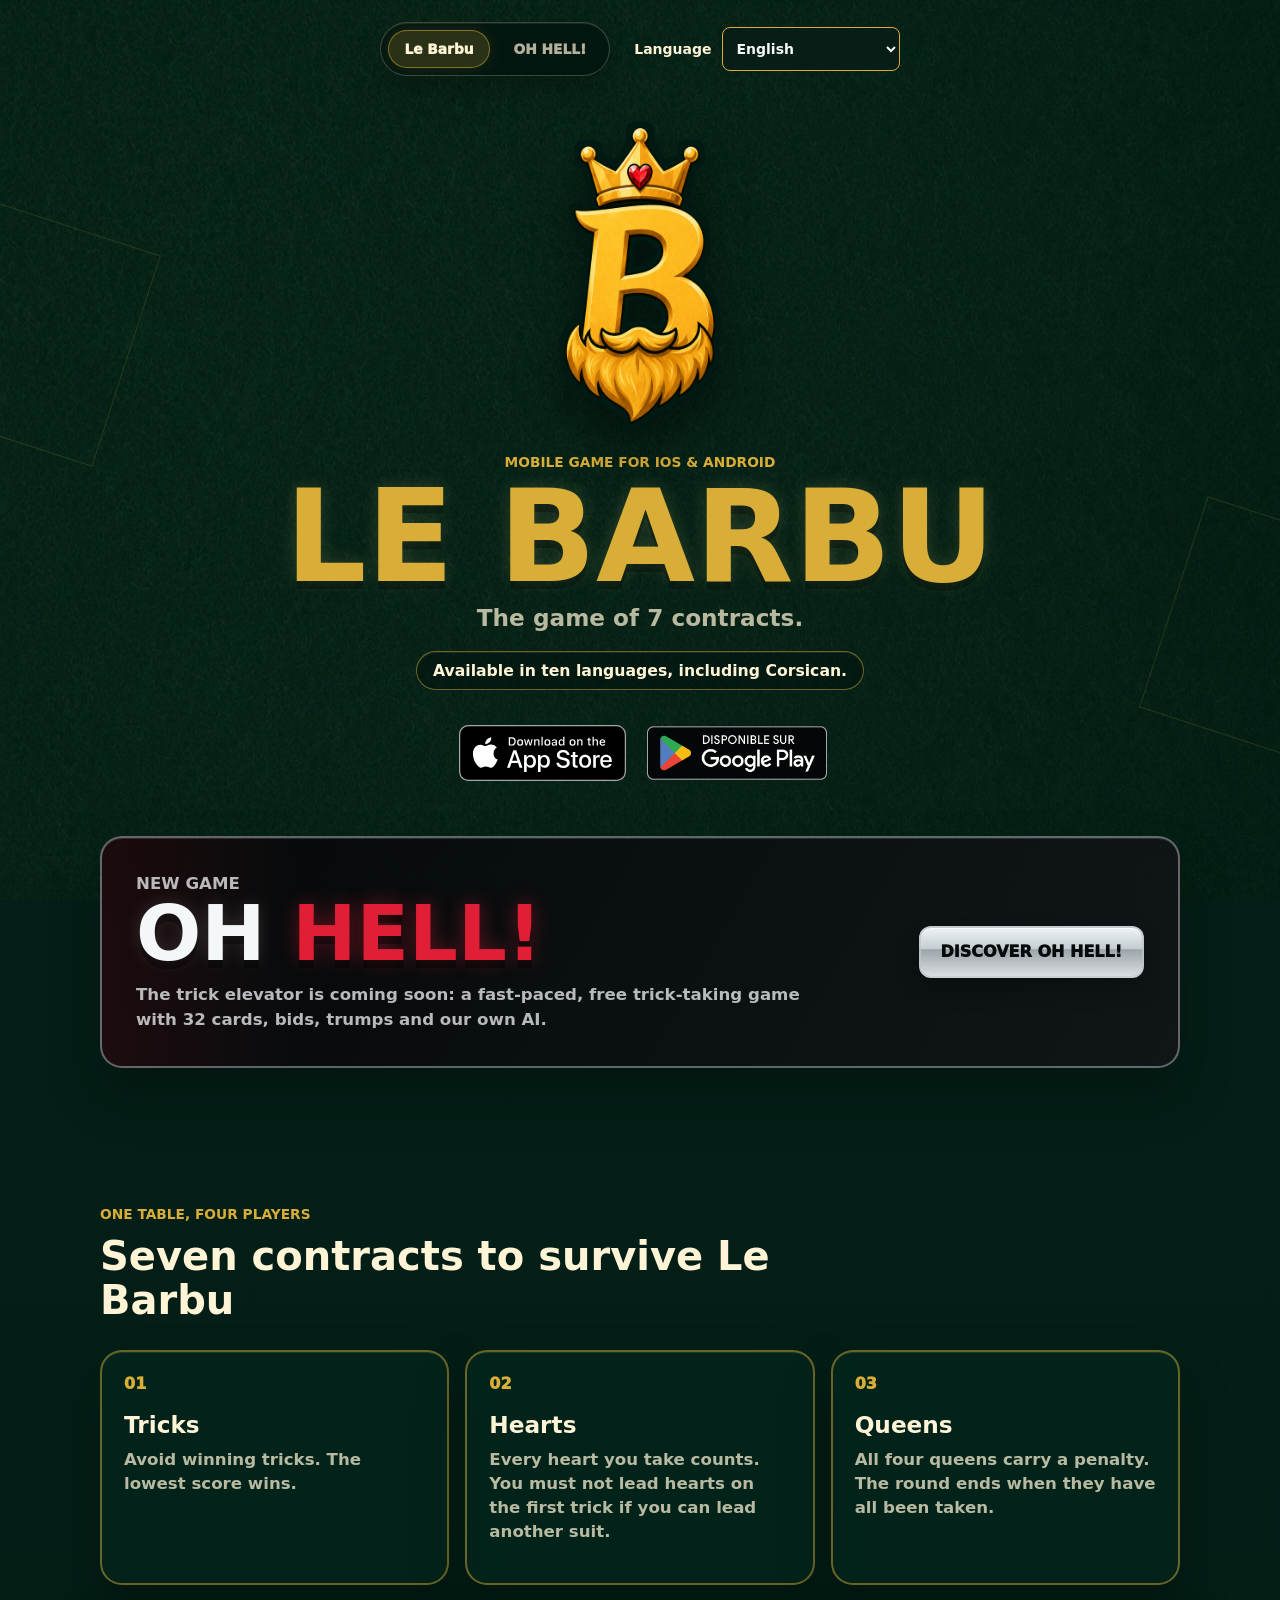
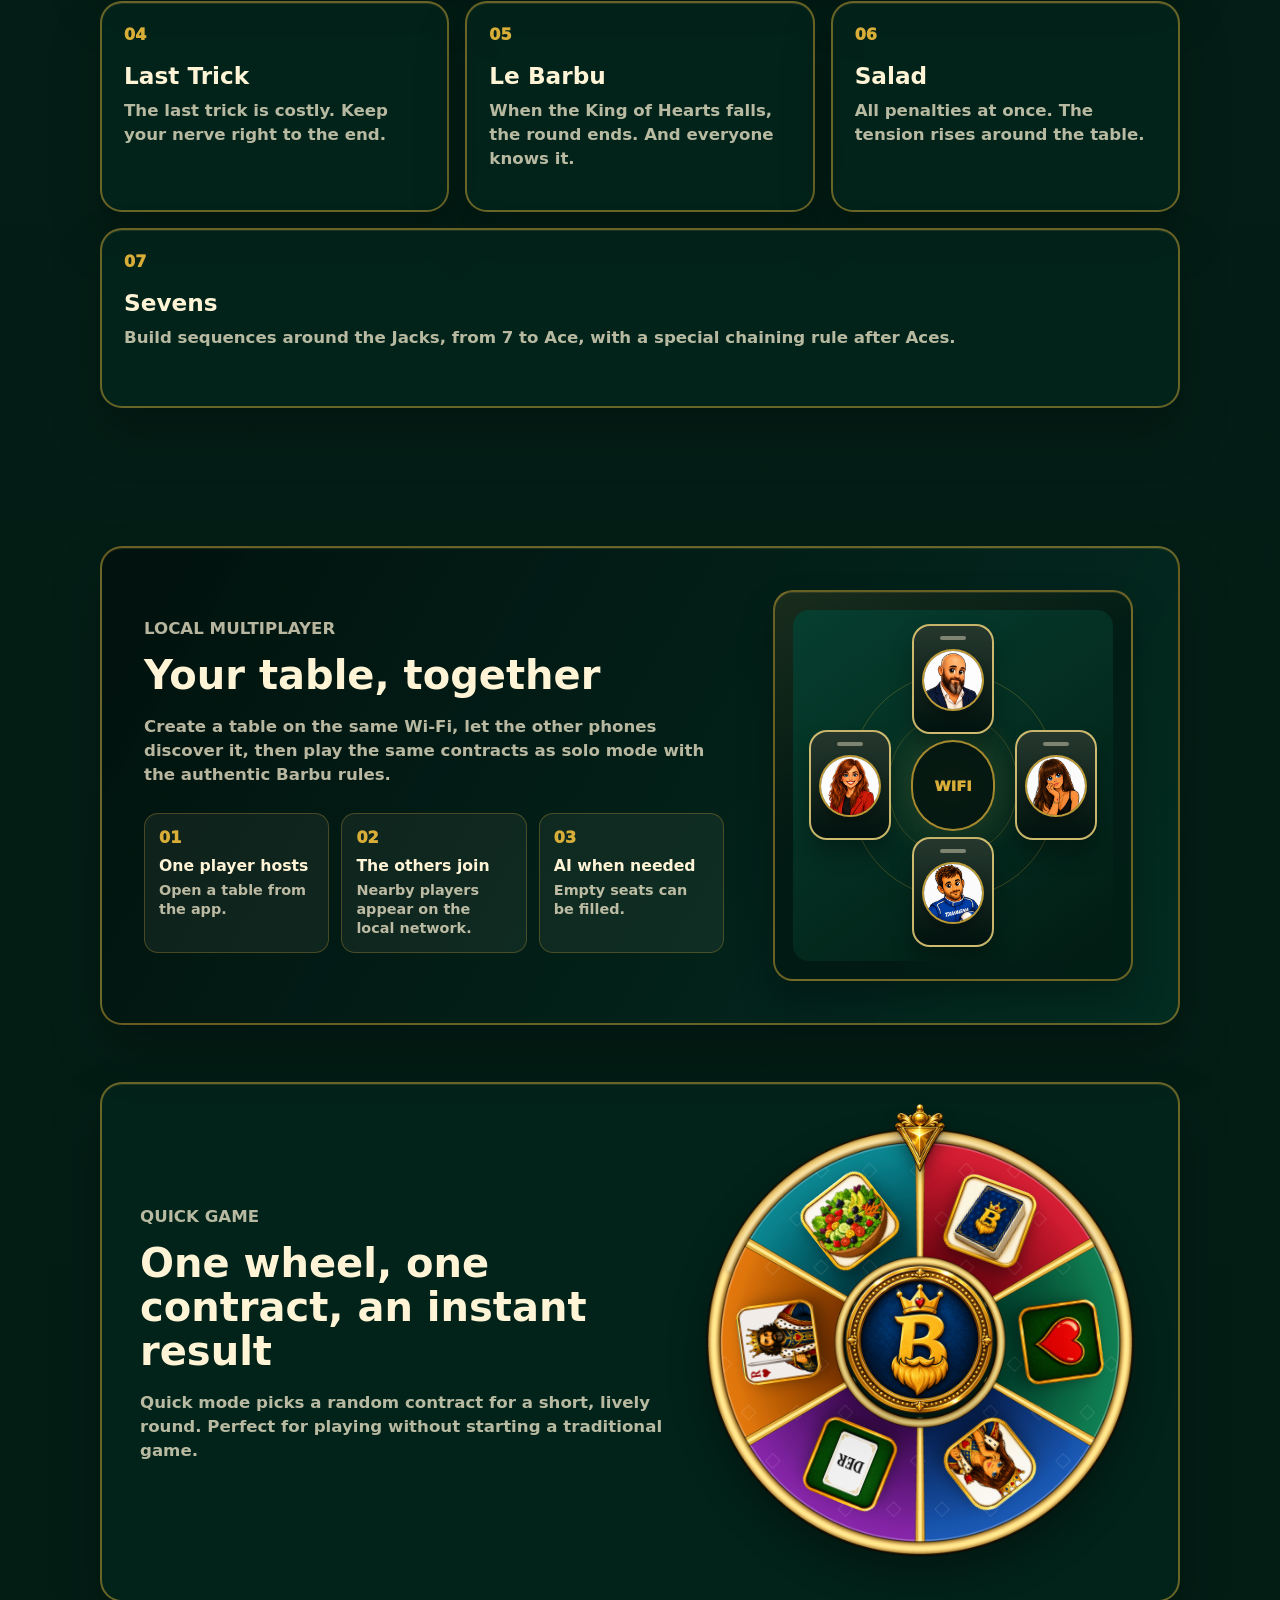
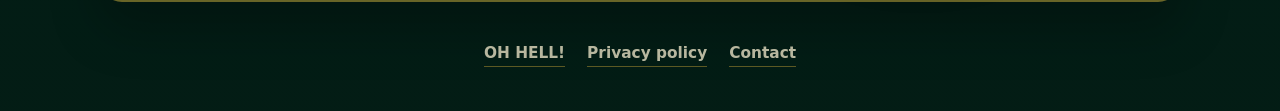
<file: index.html>
<!doctype html>
<html lang="fr">
  <head>
    <meta charset="utf-8" />
    <meta name="viewport" content="width=device-width, initial-scale=1" />
    <meta
      name="description"
      content="Le Barbu et OH HELL!, jeux de cartes mobiles iOS et Android par U Barbutu."
    />
    <title>Le Barbu & OH HELL! - Jeux de cartes mobiles</title>
    <link rel="icon" href="./assets/icon.png" />
    <link rel="stylesheet" href="./styles.css?v=20260909b" />
    <link rel="stylesheet" href="./oh-hell.css?v=20260909c" />
    <link rel="stylesheet" href="./languages.css?v=20260914" />
    <script src="./translations.js?v=20260914" defer></script>
    <script src="./languages.js?v=20260914" defer></script>
  </head>
  <body data-page="barbu">
    <main class="page">
      <nav class="app-tabs" aria-label="Applications" data-i18n-aria="apps">
        <a class="app-tab app-tab--active" href="./index.html">Le Barbu</a>
        <a class="app-tab" href="./oh-hell.html">OH HELL!</a>
      </nav>

      <section class="hero">
        <div class="hero__content">
          <img class="hero__emblem" src="./assets/le-barbu-emblem.png" alt="Embleme Le Barbu" />
          <p class="eyebrow" data-i18n="mobile">Jeu mobile iOS & Android</p>
          <h1>Le Barbu</h1>
          <p class="subtitle" data-i18n="subtitle">Le jeu des 7 contrats.</p>
          <p class="language-note" data-i18n="available">Disponible en dix langues, dont le corse.</p>
          <div class="actions actions--stores hero__stores" aria-label="Telechargements">
            <a
              class="store-badge"
              href="https://apps.apple.com/app/id6792509703"
              rel="noopener"
              aria-label="Telecharger dans l'App Store"
            >
              <img src="./assets/download-on-app-store.svg" alt="Download on the App Store" />
            </a>
            <a
              class="store-badge store-badge--google"
              href="https://play.google.com/store/apps/details?id=com.lefty2b.lebarbu"
              rel="noopener"
              aria-label="Disponible sur Google Play"
            >
              <img src="./assets/get-it-on-google-play.png" alt="Disponible sur Google Play" />
            </a>
          </div>
        </div>
      </section>

      <section class="ohhell-teaser">
        <div>
          <p class="eyebrow" data-i18n="newGame">Nouveau jeu</p>
          <h2>OH <span>HELL!</span></h2>
          <p data-i18n="teaser">
            L'ascenseur des plis arrive bientot : un jeu de plis gratuit, nerveux, en 32 cartes,
            avec annonces, atouts et IA maison.
          </p>
        </div>
        <a class="ohhell-button" href="./oh-hell.html" data-i18n="discover">Voir la page OH HELL!</a>
      </section>

      <section id="regles" class="section">
        <div class="section__header">
          <p class="eyebrow" data-i18n="fourPlayers">Une table, quatre joueurs</p>
          <h2 data-i18n="contracts">Sept contrats pour survivre au Barbu</h2>
        </div>
        <div class="grid">
          <article class="card">
            <span>01</span>
            <h3 data-i18n="tricks">Les Plis</h3>
            <p data-i18n="tricksText">Évitez de remporter des plis. Le plus petit score gagne.</p>
          </article>
          <article class="card">
            <span>02</span>
            <h3 data-i18n="hearts">Les Cœurs</h3>
            <p data-i18n="heartsText">Chaque cœur ramassé compte. Entame cœur interdite au premier pli si possible.</p>
          </article>
          <article class="card">
            <span>03</span>
            <h3 data-i18n="queens">Les Dames</h3>
            <p data-i18n="queensText">Les quatre dames piquent fort. La manche s'arrête quand elles sont toutes tombées.</p>
          </article>
          <article class="card">
            <span>04</span>
            <h3 data-i18n="last">La Der</h3>
            <p data-i18n="lastText">Le dernier pli coûte cher. Il faut tenir ses nerfs jusqu'au bout.</p>
          </article>
          <article class="card">
            <span>05</span>
            <h3 data-i18n="king">Le Barbu</h3>
            <p data-i18n="kingText">Le Roi de cœur tombe, la manche s'arrête. Et tout le monde le sait.</p>
          </article>
          <article class="card">
            <span>06</span>
            <h3 data-i18n="salad">La Salade</h3>
            <p data-i18n="saladText">Toutes les pénalités en même temps. La tension monte autour de la table.</p>
          </article>
          <article class="card card--wide">
            <span>07</span>
            <h3 data-i18n="sevens">La Réussite</h3>
            <p data-i18n="sevensText">Posez les suites autour des valets, du 7 à l'As, avec une règle spéciale d'enchaînement après les As.</p>
          </article>
        </div>
      </section>

      <section class="multiplayer">
        <div class="multiplayer__copy">
          <p class="eyebrow" data-i18n="local">Partie en réseau local</p>
          <h2 data-i18n="localTitle">La table autour de vous</h2>
          <p data-i18n="localText">
            Creer une table sur le meme Wi-Fi, laisser les autres telephones la detecter,
            puis jouer les memes contrats que le mode solo avec les vraies regles du Barbu.
          </p>
          <div class="multiplayer__points">
            <article>
              <span>01</span>
              <strong data-i18n="host">Un joueur héberge</strong>
              <p data-i18n="hostText">La table s'ouvre depuis l'application.</p>
            </article>
            <article>
              <span>02</span>
              <strong data-i18n="join">Les autres rejoignent</strong>
              <p data-i18n="joinText">Les joueurs proches apparaissent sur le réseau local.</p>
            </article>
            <article>
              <span>03</span>
              <strong data-i18n="ai">IA si besoin</strong>
              <p data-i18n="aiText">Les places libres peuvent être complétées.</p>
            </article>
          </div>
        </div>
        <div class="network-table" aria-hidden="true">
          <div class="network-table__felt">
            <div class="network-table__seat network-table__seat--top">
              <img src="./assets/avatar-anto.png" alt="Anto" />
            </div>
            <div class="network-table__seat network-table__seat--right">
              <img src="./assets/avatar-charlye.png" alt="Charlye" />
            </div>
            <div class="network-table__seat network-table__seat--bottom">
              <img src="./assets/avatar-marinen.png" alt="Marinen" />
            </div>
            <div class="network-table__seat network-table__seat--left">
              <img src="./assets/avatar-lisa.png" alt="Lisa" />
            </div>
            <div class="network-table__center">
              <span>WIFI</span>
            </div>
          </div>
        </div>
      </section>

      <section class="feature">
        <div>
          <p class="eyebrow" data-i18n="quick">Partie rapide</p>
          <h2 data-i18n="quickTitle">Une roue, un contrat, un verdict immédiat</h2>
          <p data-i18n="quickText">
            Le mode rapide tire un contrat au hasard pour une manche courte et nerveuse.
            Parfait pour jouer une partie sans lancer une partie traditionnelle.
          </p>
        </div>
        <div class="wheel wheel--complete" aria-hidden="true">
          <img class="wheel__base" src="./assets/quick-wheel.png?v=20260814" alt="" />
          <img class="wheel__pointer" src="./assets/quick-wheel-pointer.png?v=20260814" alt="" />
          <img class="wheel__icon wheel__icon--plis" src="./assets/quick-icon-plis.png?v=20260814" alt="" />
          <img class="wheel__icon wheel__icon--coeurs" src="./assets/quick-icon-coeurs.png?v=20260814" alt="" />
          <img class="wheel__icon wheel__icon--dames" src="./assets/quick-icon-dames.png?v=20260814" alt="" />
          <img class="wheel__icon wheel__icon--dernier" src="./assets/quick-icon-dernier.png?v=20260814" alt="" />
          <img class="wheel__icon wheel__icon--barbu" src="./assets/quick-icon-barbu.png?v=20260814" alt="" />
          <img class="wheel__icon wheel__icon--salade" src="./assets/quick-icon-salade.png?v=20260814" alt="" />
          <img class="wheel__center" src="./assets/quick-wheel-center.png?v=20260814" alt="" />
        </div>
      </section>

      <footer class="site-footer">
        <a href="./oh-hell.html">OH HELL!</a>
        <a href="./privacy.html" data-i18n="privacy">Politique de confidentialité</a>
        <a href="mailto:lefty2ghjocu@gmail.com" data-i18n="contact">Contact</a>
      </footer>
    </main>
  </body>
</html>
</file>
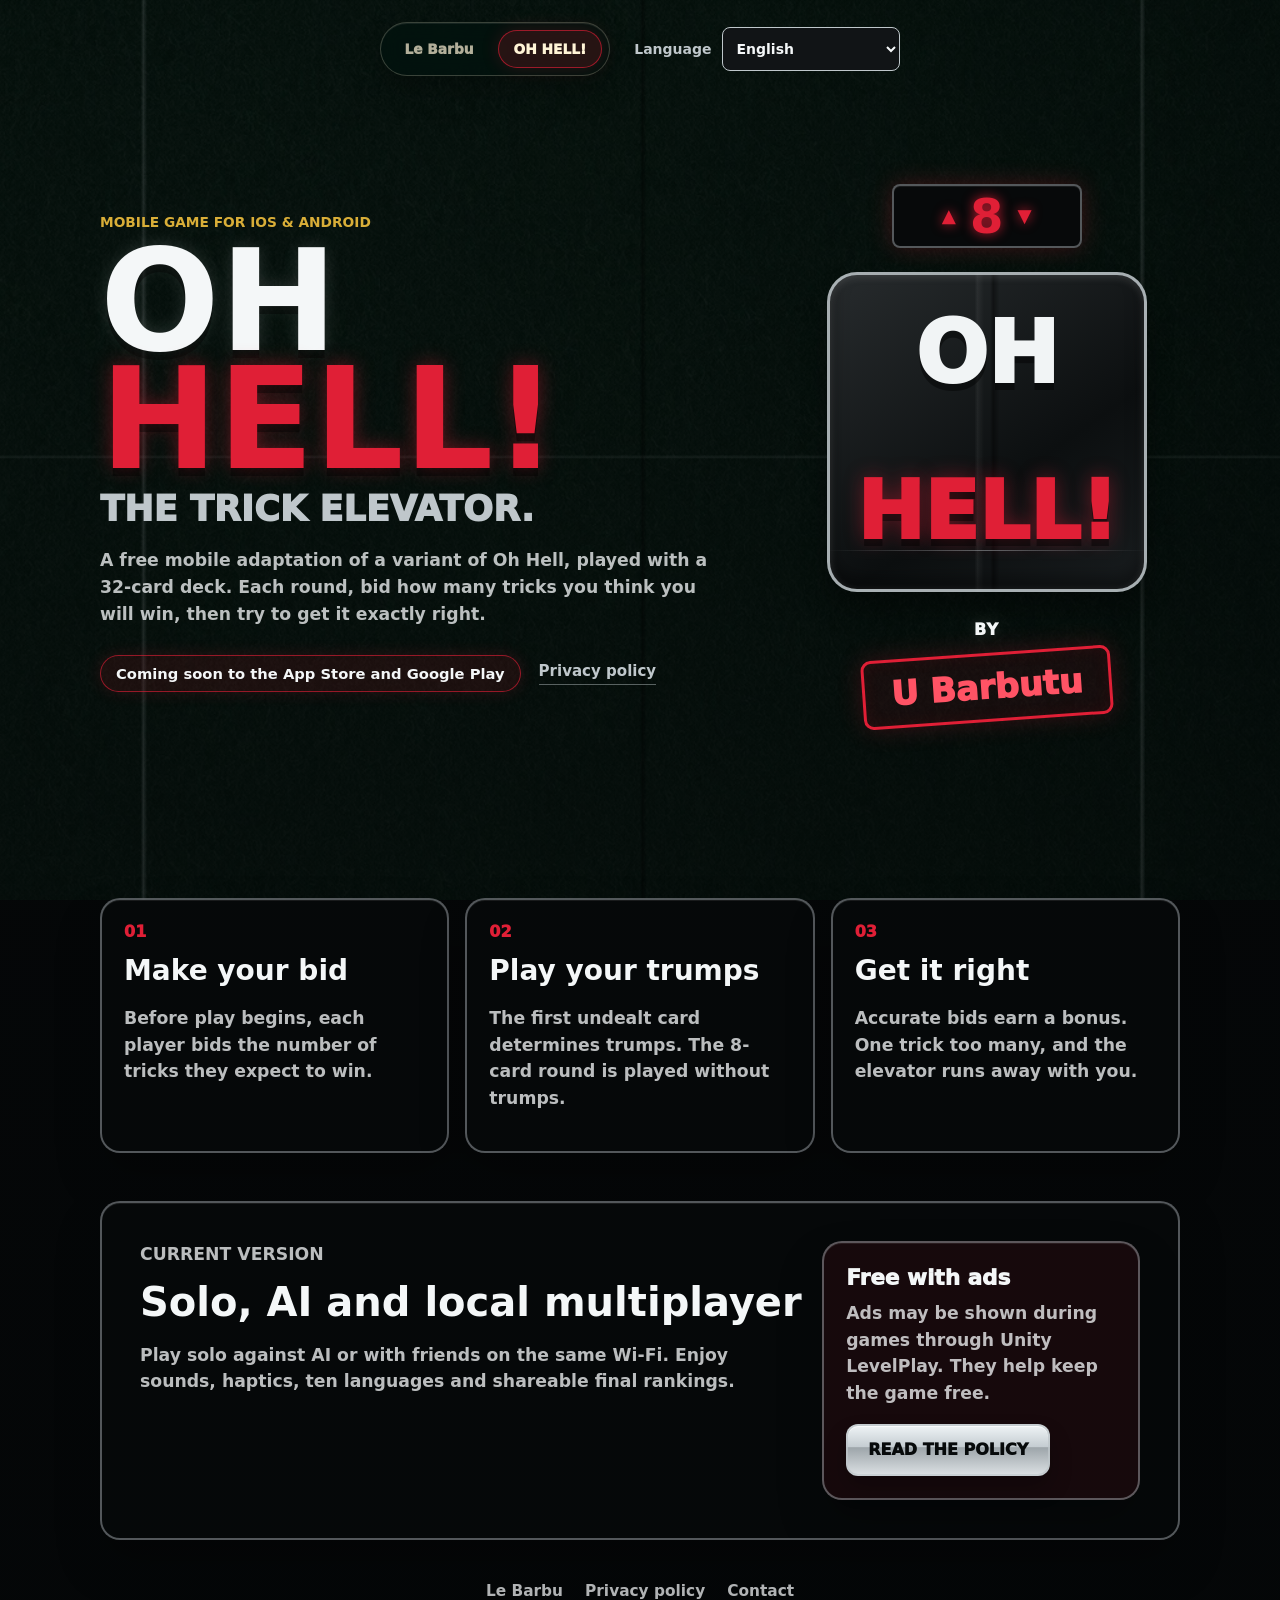
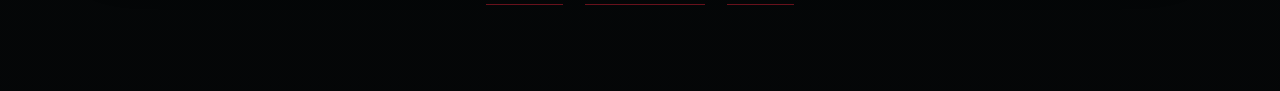
<file: oh-hell.html>
<!doctype html>
<html lang="fr">
  <head>
    <meta charset="utf-8" />
    <meta name="viewport" content="width=device-width, initial-scale=1" />
    <meta
      name="description"
      content="OH HELL! L'Ascenseur des Plis, jeu de plis mobile gratuit iOS et Android par U Barbutu."
    />
    <title>OH HELL! - L'Ascenseur des Plis</title>
    <link rel="icon" href="./assets/icon.png" />
    <link rel="stylesheet" href="./styles.css?v=20260909b" />
    <link rel="stylesheet" href="./oh-hell.css?v=20260909c" />
    <link rel="stylesheet" href="./languages.css?v=20260914" />
    <script src="./translations.js?v=20260914" defer></script>
    <script src="./ads-override.js?v=20260922" defer></script>
    <script src="./languages.js?v=20260914" defer></script>
  </head>
  <body class="ohhell-body" data-page="ohhell">
    <main class="page page--ohhell">
      <nav class="app-tabs" aria-label="Applications" data-i18n-aria="apps">
        <a class="app-tab" href="./index.html">Le Barbu</a>
        <a class="app-tab app-tab--active app-tab--hell" href="./oh-hell.html">OH HELL!</a>
      </nav>

      <section class="ohhell-hero">
        <div class="ohhell-hero__copy">
          <p class="eyebrow" data-i18n="mobile">Jeu mobile iOS & Android</p>
          <h1>OH <span>HELL!</span></h1>
          <p class="ohhell-hero__baseline" data-i18n="baseline">L'ascenseur des plis.</p>
          <p class="ohhell-hero__text" data-i18n="hellText">
            Une adaptation mobile gratuite d'une variante du jeu de plis Oh Hell, jouee avec un jeu
            de 32 cartes. A chaque manche, annoncez le nombre de plis que vous pensez faire, puis
            tentez de tomber juste.
          </p>
          <div class="ohhell-hero__actions">
            <span class="soon-badge" data-i18n="soon">Bientôt sur App Store et Google Play</span>
            <a class="text-link" href="./privacy.html" data-i18n="privacy">Politique de confidentialité</a>
          </div>
        </div>

        <div class="ohhell__elevator ohhell__elevator--large" aria-hidden="true">
          <div class="ohhell__display">
            <span class="ohhell__arrow">▲</span>
            <strong>8</strong>
            <span class="ohhell__arrow">▼</span>
          </div>
          <div class="ohhell__plate">
            <span>OH</span>
            <strong>HELL!</strong>
          </div>
          <div class="ohhell__doors"></div>
          <p data-i18n="by">PAR</p>
          <div class="ohhell__stamp">U Barbutu</div>
        </div>
      </section>

      <section class="ohhell-rules" aria-label="Principes du jeu" data-i18n-aria="principles">
        <article>
          <span>01</span>
          <h2 data-i18n="bid">Annoncez</h2>
          <p data-i18n="bidText">Avant de jouer, chaque joueur parie sur le nombre de plis qu'il pense remporter.</p>
        </article>
        <article>
          <span>02</span>
          <h2 data-i18n="trump">Jouez l'atout</h2>
          <p data-i18n="trumpText">La première carte non distribuée indique l'atout. La manche à 8 cartes se joue sans atout.</p>
        </article>
        <article>
          <span>03</span>
          <h2 data-i18n="exact">Tombez juste</h2>
          <p data-i18n="exactText">Le score récompense les annonces réussies. Un pli de trop, et l'ascenseur s'emballe.</p>
        </article>
      </section>

      <section class="ohhell-info">
        <div>
          <p class="eyebrow" data-i18n="current">Version actuelle</p>
          <h2 data-i18n="hellModes">Solo, IA et réseau local</h2>
          <p data-i18n="hellModesText">
            Jouez seul contre l'IA ou avec vos proches sur le même Wi-Fi. Sons, vibrations,
            dix langues et partage du classement final accompagnent vos parties.
          </p>
        </div>
        <div class="ohhell-info__panel">
          <strong data-i18n="free">Gratuit avec publicité</strong>
          <p data-i18n="adsText">
            Des publicités peuvent être affichées au cours des parties via Unity LevelPlay. Elles
            permettent de maintenir le jeu gratuit.
          </p>
          <a class="ohhell-button" href="./privacy.html" data-i18n="readPrivacy">Lire la politique</a>
        </div>
      </section>

      <footer class="site-footer site-footer--hell">
        <a href="./index.html">Le Barbu</a>
        <a href="./privacy.html" data-i18n="privacy">Politique de confidentialité</a>
        <a href="mailto:lefty2ghjocu@gmail.com" data-i18n="contact">Contact</a>
      </footer>
    </main>
  </body>
</html>
</file>
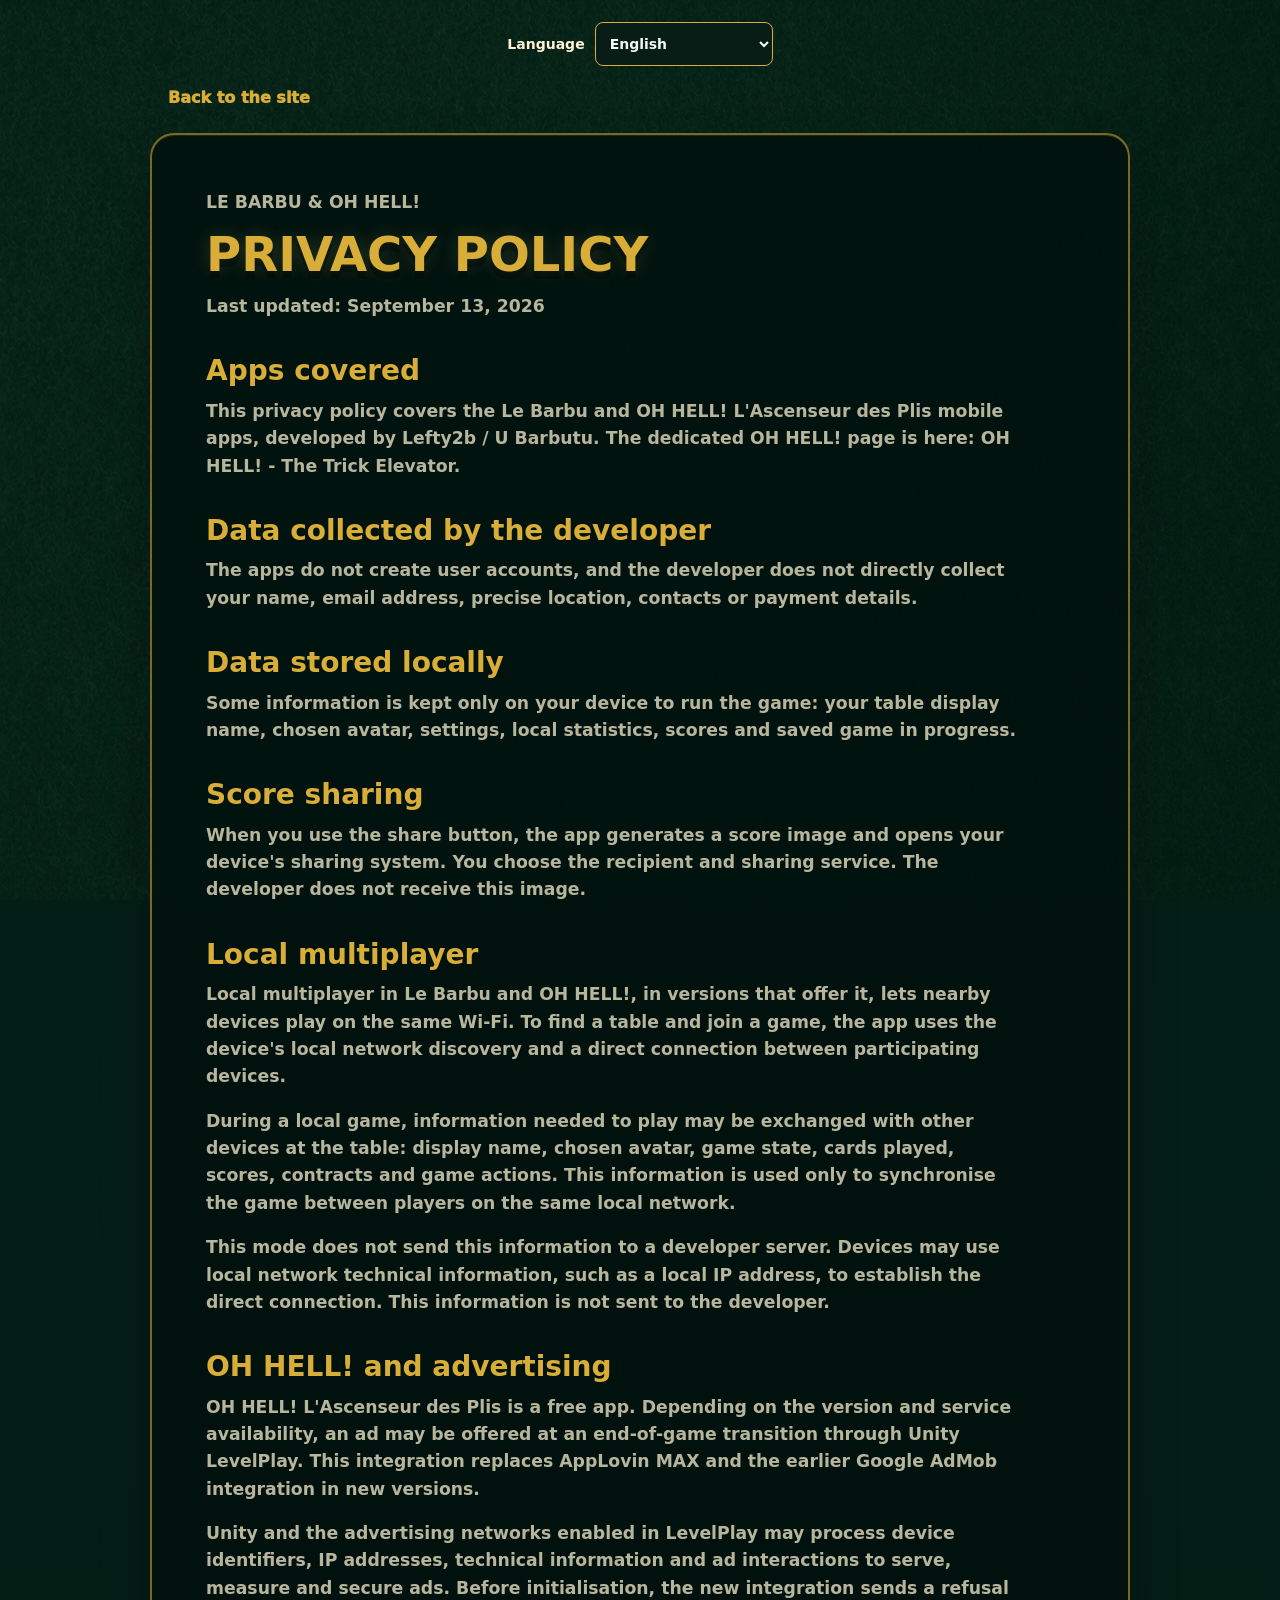
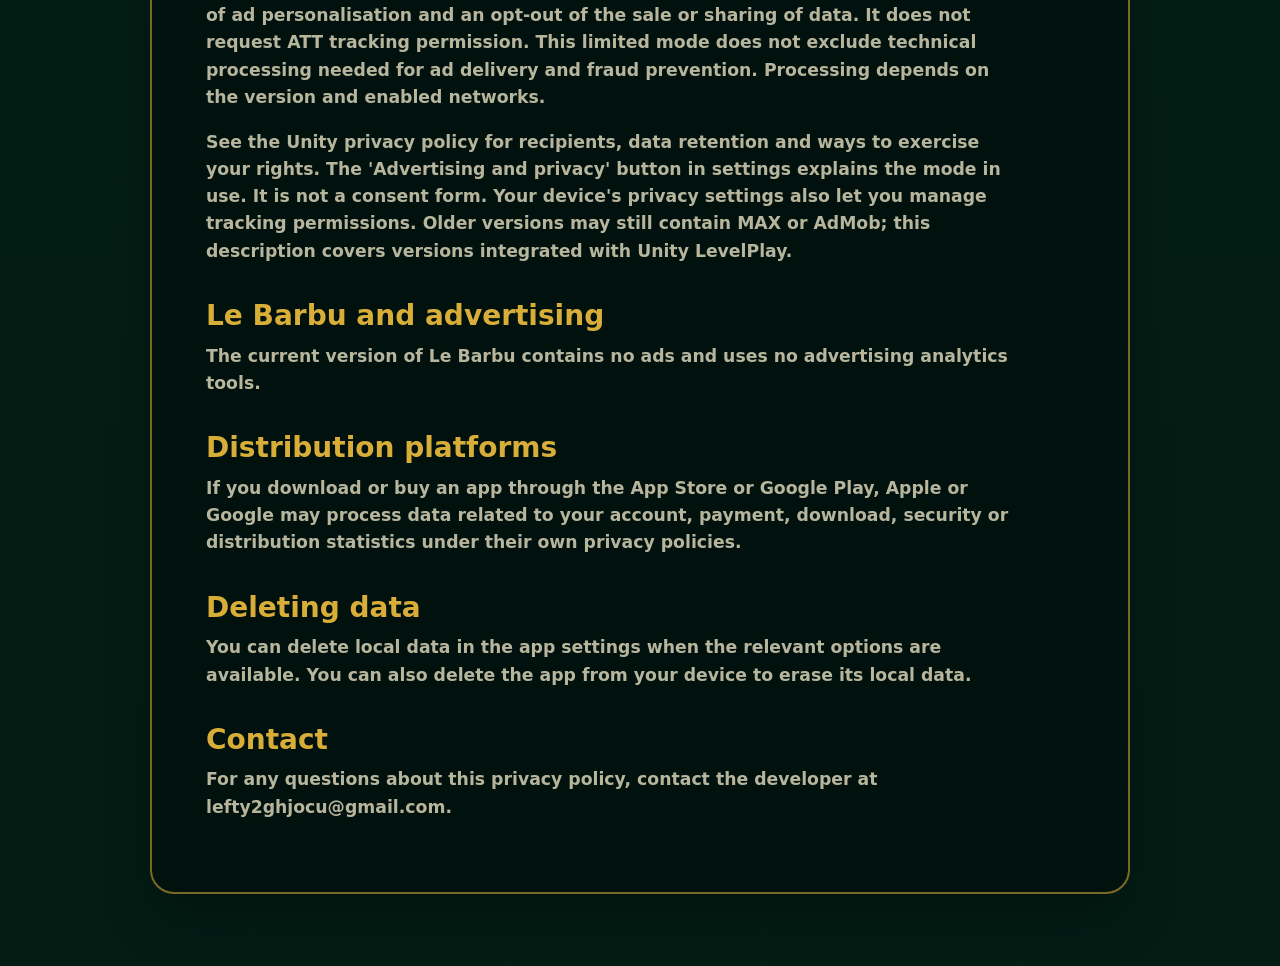
<file: privacy.html>
<!doctype html>
<html lang="fr">
  <head>
    <meta charset="utf-8" />
    <meta name="viewport" content="width=device-width, initial-scale=1" />
    <meta
      name="description"
      content="Politique de confidentialite des applications Le Barbu et OH HELL!, jeux mobiles iOS et Android."
    />
    <title>Politique de confidentialite - Le Barbu & OH HELL!</title>
    <link rel="icon" href="./assets/icon.png" />
    <link rel="stylesheet" href="./styles.css?v=20260909b" />
    <link rel="stylesheet" href="./languages.css?v=20260914" />
    <script src="./translations.js?v=20260914" defer></script>
    <script src="./privacy-translations.js?v=20260914" defer></script>
    <script src="./languages.js?v=20260914" defer></script>
  </head>
  <body data-page="privacy">
    <main class="page legal-page">
      <a class="back-link" href="./index.html" data-i18n="back">Retour au site</a>

      <section class="legal-card">
        <p class="eyebrow">Le Barbu & OH HELL!</p>
        <h1 data-i18n="privacy">Politique de confidentialité</h1>
        <p class="legal-date" data-i18n="updated">Dernière mise à jour : 13 septembre 2026</p>

        <h2 data-i18n="scope">Applications concernées</h2>
        <p data-i18n="scopeText">
          Cette politique de confidentialite concerne les applications mobiles Le Barbu et
          OH HELL! L'Ascenseur des Plis, developpees par Lefty2b / U Barbutu.
          La page dediee a OH HELL! est disponible ici :
          <a href="./oh-hell.html">OH HELL! L'Ascenseur des Plis</a>.
        </p>

        <h2 data-i18n="collection">Données collectées par le développeur</h2>
        <p data-i18n="collectionText">
          Les applications ne creent pas de compte utilisateur et le developpeur ne collecte pas
          directement votre nom, votre adresse e-mail, votre localisation precise, vos contacts ou
          vos donnees de paiement.
        </p>

        <h2 data-i18n="storage">Données stockées localement</h2>
        <p data-i18n="storageText">
          Certaines informations sont conservees uniquement sur votre appareil afin de faire
          fonctionner le jeu : nom affiche a la table, avatar choisi, reglages, statistiques locales,
          scores et partie en cours sauvegardee.
        </p>

        <h2 data-i18n="sharing">Partage de score</h2>
        <p data-i18n="sharingText">
          Lorsque vous utilisez le bouton de partage, l'application genere une image de score puis
          ouvre le systeme de partage de votre appareil. Le choix du destinataire et du service de
          partage vous appartient. Le developpeur ne recoit pas cette image.
        </p>

        <h2 data-i18n="local">Partie en réseau local</h2>
        <p data-i18n="networkText">
          Le mode multijoueur en reseau local de Le Barbu et de OH HELL!, dans les versions qui le proposent, permet a plusieurs appareils proches de
          jouer sur le meme Wi-Fi. Pour trouver une table et rejoindre une partie, l'application
          utilise la decouverte reseau locale de l'appareil et une connexion directe entre les
          appareils participants.
        </p>
        <p data-i18n="networkData">
          Pendant une partie locale, les informations necessaires au jeu peuvent etre echangees avec
          les autres appareils de la table : nom affiche, avatar choisi, etat de la partie, cartes
          jouees, scores, contrats et actions de jeu. Ces informations servent uniquement a
          synchroniser la partie entre les joueurs presents sur le meme reseau local.
        </p>
        <p data-i18n="networkPrivacy">
          Ce mode n'envoie pas ces informations a un serveur du developpeur. Les appareils peuvent
          utiliser des informations techniques de reseau local, comme une adresse IP locale, pour
          etablir la connexion directe. Ces informations ne sont pas transmises au developpeur.
        </p>

        <h2 id="oh-hell" data-i18n="hellAds">OH HELL! et publicité</h2>
        <p data-i18n="hellAdsText">
          OH HELL! L'Ascenseur des Plis est une application gratuite. Selon la version et la
          disponibilite du service, une publicite peut etre proposee a une transition de fin de
          partie, via Unity LevelPlay. Cette integration remplace AppLovin MAX et l'ancienne
          integration Google AdMob dans les nouvelles versions.
        </p>
        <p data-i18n="adsData">
          Unity et les reseaux publicitaires actives dans LevelPlay peuvent traiter des identifiants de l'appareil,
          son adresse IP, des informations techniques et des interactions publicitaires pour diffuser,
          mesurer et securiser les annonces. La nouvelle integration transmet avant son
          initialisation un refus de personnalisation publicitaire et une opposition a la vente
          ou au partage des donnees. Elle ne sollicite pas d'autorisation de suivi ATT.
          Ce mode limite n'exclut pas les traitements techniques necessaires a la diffusion
          et a la prevention de la fraude. Les traitements dependent de la version et des reseaux actives.
        </p>
        <p data-i18n="adsRights">
          Consultez la <a data-i18n="unityPrivacy" href="https://unity.com/legal/privacy-policy" rel="noopener">politique de
          confidentialite Unity</a> pour les destinataires, la conservation des donnees et les
          moyens d'exercer vos droits. Le bouton &laquo; Publicite et confidentialite &raquo;
          des parametres explique le mode utilise. Il ne constitue pas un formulaire de consentement.
          Les reglages de confidentialite de votre appareil permettent aussi de gerer les
          autorisations de suivi. Les anciennes versions peuvent encore contenir MAX ou AdMob ;
          cette description concerne les versions integrees avec Unity LevelPlay.
        </p>

        <h2 data-i18n="barbuAds">Le Barbu et publicité</h2>
        <p data-i18n="barbuAdsText">
          Le Barbu ne contient pas de publicite et n'utilise pas d'outil d'analyse publicitaire dans
          sa version actuelle.
        </p>

        <h2 data-i18n="stores">Plateformes de distribution</h2>
        <p data-i18n="storesText">
          Si vous telechargez ou achetez une application via l'App Store ou Google Play, Apple ou
          Google peuvent traiter certaines donnees liees a votre compte, au paiement, au
          telechargement, a la securite ou aux statistiques de distribution selon leurs propres
          politiques de confidentialite.
        </p>

        <h2 data-i18n="deletion">Suppression des données</h2>
        <p data-i18n="deletionText">
          Vous pouvez supprimer les donnees locales depuis les reglages de l'application lorsque les
          options correspondantes sont disponibles. Vous pouvez aussi supprimer l'application de
          votre appareil pour effacer ses donnees locales.
        </p>

        <h2 data-i18n="contact">Contact</h2>
        <p data-i18n="contactText">
          Pour toute question concernant cette politique de confidentialite, vous pouvez contacter
          le developpeur a l'adresse
          <a href="mailto:lefty2ghjocu@gmail.com">lefty2ghjocu@gmail.com</a>.
        </p>
      </section>
    </main>
  </body>
</html>
</file>
<file: styles.css>
:root {
  --felt: #06281e;
  --felt-deep: #021912;
  --panel: rgba(4, 38, 29, 0.72);
  --panel-strong: rgba(2, 18, 14, 0.88);
  --gold: #d9ae38;
  --gold-light: #ffe083;
  --cream: #fff4d6;
  --muted: rgba(255, 244, 214, 0.72);
  --red: #a91f34;
  --hell-red: #e01f36;
  --steel: #bfc7cb;
  --steel-dark: #444b4f;
}

* {
  box-sizing: border-box;
}

body {
  margin: 0;
  min-height: 100vh;
  color: var(--cream);
  font-family: Inter, ui-sans-serif, system-ui, -apple-system, BlinkMacSystemFont, "Segoe UI", sans-serif;
  background:
    linear-gradient(rgba(2, 25, 18, 0.58), rgba(2, 25, 18, 0.76)),
    url("./assets/table-green.jpg") center / cover fixed,
    var(--felt);
}

a {
  color: inherit;
  text-decoration: none;
}

.page {
  overflow: hidden;
}

.hero {
  min-height: 94vh;
  display: grid;
  place-items: center;
  padding: 56px 22px 64px;
  position: relative;
}

.hero::before,
.hero::after {
  content: "";
  position: absolute;
  width: 220px;
  height: 220px;
  border: 1px solid rgba(217, 174, 56, 0.16);
  transform: rotate(18deg);
}

.hero::before {
  left: -90px;
  top: 16%;
}

.hero::after {
  right: -110px;
  bottom: 12%;
}

.hero__content,
.section,
.multiplayer,
.feature,
.ohhell {
  width: min(1080px, calc(100vw - 32px));
  margin: 0 auto;
}

.hero__content {
  text-align: center;
  position: relative;
  z-index: 1;
}

.hero__emblem {
  width: min(330px, 66vw);
  display: block;
  margin: 0 auto 14px;
  filter: drop-shadow(0 22px 24px rgba(0, 0, 0, 0.45));
}

.eyebrow {
  margin: 0 0 12px;
  color: var(--gold);
  font-size: 0.86rem;
  font-weight: 900;
  letter-spacing: 0.08em;
  text-transform: uppercase;
}

h1,
h2,
h3,
p {
  margin-top: 0;
}

h1 {
  margin-bottom: 10px;
  color: var(--gold);
  font-size: clamp(4rem, 14vw, 8rem);
  line-height: 0.86;
  text-transform: uppercase;
  text-shadow: 0 8px 0 rgba(0, 0, 0, 0.28), 0 0 18px rgba(255, 224, 131, 0.16);
}

h2 {
  margin-bottom: 18px;
  font-size: clamp(2rem, 5vw, 4.4rem);
  line-height: 1;
}

h3 {
  margin-bottom: 10px;
  font-size: 1.45rem;
}

.subtitle {
  max-width: 680px;
  margin: 0 auto;
  color: var(--muted);
  font-size: clamp(1.12rem, 2.6vw, 1.45rem);
  font-weight: 700;
  line-height: 1.4;
}

.language-note {
  display: inline-flex;
  margin: 16px auto 0;
  border: 1px solid rgba(217, 174, 56, 0.5);
  border-radius: 999px;
  padding: 9px 16px;
  background: rgba(2, 18, 14, 0.48);
  color: var(--cream);
  font-size: 0.98rem;
  font-weight: 850;
  box-shadow: inset 0 1px 0 rgba(255, 224, 131, 0.1);
}

.actions {
  display: flex;
  flex-wrap: wrap;
  gap: 14px;
  justify-content: center;
  margin-top: 34px;
}

.actions--stores {
  margin-top: 28px;
}

.store-badge {
  display: inline-flex;
  align-items: center;
  justify-content: center;
  min-width: 180px;
}

.store-badge:focus-visible,
.text-link:focus-visible {
  border-radius: 8px;
  outline: 3px solid var(--gold-light);
  outline-offset: 4px;
}

.store-badge img {
  display: block;
  width: auto;
  height: 56px;
}

.store-badge--google img {
  height: 70px;
}

.section,
.multiplayer,
.feature {
  padding: 80px 0;
}

.ohhell + .section,
.section + .multiplayer,
.multiplayer + .feature {
  margin-top: clamp(34px, 4.5vw, 58px);
}

.ohhell {
  position: relative;
  display: grid;
  grid-template-columns: minmax(0, 0.96fr) minmax(280px, 0.5fr);
  align-items: center;
  gap: clamp(24px, 5vw, 54px);
  overflow: hidden;
  border: 2px solid rgba(191, 199, 203, 0.58);
  border-radius: 22px;
  padding: clamp(26px, 4.8vw, 48px);
  background:
    linear-gradient(90deg, rgba(224, 31, 54, 0.1), transparent 16%, transparent 84%, rgba(224, 31, 54, 0.08)),
    linear-gradient(120deg, rgba(6, 8, 9, 0.96), rgba(18, 21, 24, 0.9));
  box-shadow: inset 0 1px 0 rgba(255, 255, 255, 0.12), 0 26px 50px rgba(0, 0, 0, 0.32);
}

.ohhell::before {
  content: "";
  position: absolute;
  inset: 0;
  background:
    linear-gradient(90deg, transparent 9%, rgba(191, 199, 203, 0.12) 9.3%, transparent 9.6%),
    linear-gradient(90deg, transparent 49%, rgba(191, 199, 203, 0.08) 49.2%, transparent 49.4%),
    linear-gradient(90deg, transparent 91%, rgba(191, 199, 203, 0.12) 91.3%, transparent 91.6%),
    linear-gradient(0deg, transparent 49%, rgba(191, 199, 203, 0.08) 49.2%, transparent 49.4%);
  pointer-events: none;
}

.ohhell__copy,
.ohhell__elevator {
  position: relative;
  z-index: 1;
}

.ohhell__copy h2 {
  margin-bottom: 8px;
  color: #f4f7f8;
  font-size: clamp(3rem, 8vw, 6.2rem);
  line-height: 0.9;
  text-shadow: 0 8px 0 rgba(0, 0, 0, 0.38), 0 0 18px rgba(255, 255, 255, 0.14);
}

.ohhell__copy h2 span {
  color: var(--hell-red);
  text-shadow: 0 8px 0 rgba(0, 0, 0, 0.38), 0 0 20px rgba(224, 31, 54, 0.4);
}

.ohhell__tagline {
  margin-bottom: 18px;
  color: var(--steel);
  font-size: clamp(1.3rem, 3vw, 2rem);
  font-weight: 950;
  text-transform: uppercase;
}

.ohhell__copy > p:not(.eyebrow):not(.ohhell__tagline),
.ohhell__facts p {
  color: rgba(244, 247, 248, 0.74);
  font-size: 1.04rem;
  font-weight: 700;
  line-height: 1.5;
}

.ohhell__facts {
  display: grid;
  grid-template-columns: repeat(3, 1fr);
  gap: 12px;
  margin-top: 24px;
}

.ohhell__facts article {
  border: 1px solid rgba(191, 199, 203, 0.24);
  border-radius: 14px;
  padding: 14px;
  background: rgba(255, 255, 255, 0.045);
}

.ohhell__facts span {
  display: inline-flex;
  margin-bottom: 10px;
  color: var(--hell-red);
  font-weight: 950;
}

.ohhell__facts strong {
  display: block;
  margin-bottom: 6px;
  color: #f4f7f8;
  font-size: 0.98rem;
  line-height: 1.15;
}

.ohhell__facts p {
  margin-bottom: 0;
  font-size: 0.9rem;
  line-height: 1.32;
}

.ohhell__links {
  display: flex;
  flex-wrap: wrap;
  align-items: center;
  gap: 12px 18px;
  margin-top: 26px;
}

.soon-badge {
  display: inline-flex;
  border: 1px solid rgba(224, 31, 54, 0.62);
  border-radius: 999px;
  padding: 9px 15px;
  background: rgba(224, 31, 54, 0.1);
  color: #f4f7f8;
  font-size: 0.92rem;
  font-weight: 900;
  box-shadow: 0 0 16px rgba(224, 31, 54, 0.16);
}

.text-link {
  display: inline-flex;
  color: var(--steel);
  font-size: 0.94rem;
  font-weight: 900;
  border-bottom: 1px solid rgba(191, 199, 203, 0.45);
  padding-bottom: 4px;
}

.ohhell__elevator {
  justify-self: center;
  display: grid;
  justify-items: center;
  width: min(100%, 320px);
}

.ohhell__display {
  display: inline-flex;
  align-items: center;
  gap: 14px;
  min-width: 190px;
  justify-content: center;
  border: 2px solid rgba(191, 199, 203, 0.42);
  border-radius: 8px;
  padding: 10px 18px;
  background: #07090a;
  box-shadow: 0 0 24px rgba(224, 31, 54, 0.24), inset 0 1px 0 rgba(255, 255, 255, 0.08);
}

.ohhell__display strong,
.ohhell__arrow {
  color: var(--hell-red);
  text-shadow: 0 0 12px rgba(224, 31, 54, 0.85);
}

.ohhell__display strong {
  font-size: 3rem;
  line-height: 0.85;
}

.ohhell__arrow {
  font-size: 1.15rem;
}

.ohhell__plate {
  display: grid;
  place-items: center;
  width: min(260px, 72vw);
  aspect-ratio: 1;
  margin-top: 24px;
  border: 3px solid rgba(191, 199, 203, 0.86);
  border-radius: 26px;
  background:
    linear-gradient(90deg, transparent 46%, rgba(255, 255, 255, 0.06) 47%, transparent 49%, transparent 51%, rgba(0, 0, 0, 0.42) 52%, transparent 54%),
    linear-gradient(145deg, #272b2d, #0c0f10 62%, #191d1f);
  box-shadow: inset 0 2px 8px rgba(255, 255, 255, 0.14), inset 0 -10px 18px rgba(0, 0, 0, 0.45), 0 18px 26px rgba(0, 0, 0, 0.32);
}

.ohhell__plate span,
.ohhell__plate strong {
  display: block;
  font-weight: 1000;
  line-height: 0.86;
  text-shadow: 0 7px 0 rgba(0, 0, 0, 0.42);
}

.ohhell__plate span {
  color: #f1f4f5;
  font-size: clamp(3.4rem, 8vw, 5.3rem);
}

.ohhell__plate strong {
  color: var(--hell-red);
  font-size: clamp(3.2rem, 7.4vw, 5rem);
  text-shadow: 0 7px 0 rgba(0, 0, 0, 0.42), 0 0 20px rgba(224, 31, 54, 0.42);
}

.ohhell__doors {
  width: 84%;
  height: 1px;
  margin-top: -42px;
  background: linear-gradient(90deg, transparent, rgba(191, 199, 203, 0.44), transparent);
}

.ohhell__elevator p {
  margin: 28px 0 14px;
  color: #f4f7f8;
  font-weight: 1000;
  letter-spacing: 0.08em;
  text-shadow: 0 0 14px rgba(255, 255, 255, 0.16);
}

.ohhell__stamp {
  border: 3px solid var(--hell-red);
  border-radius: 10px;
  padding: 12px 26px;
  color: #ff5365;
  font-size: clamp(1.5rem, 4vw, 2.1rem);
  font-weight: 1000;
  transform: rotate(-4deg);
  background: rgba(224, 31, 54, 0.08);
  box-shadow: 0 0 24px rgba(224, 31, 54, 0.22), inset 0 0 16px rgba(224, 31, 54, 0.08);
}

.section__header {
  max-width: 760px;
  margin-bottom: 28px;
}

.grid {
  display: grid;
  grid-template-columns: repeat(3, 1fr);
  gap: 16px;
}

.card,
.feature {
  border: 2px solid rgba(217, 174, 56, 0.48);
  border-radius: 22px;
  background: var(--panel);
  box-shadow: inset 0 1px 0 rgba(255, 224, 131, 0.1), 0 26px 50px rgba(0, 0, 0, 0.25);
}

.card {
  min-height: 180px;
  padding: 22px;
}

.card--wide {
  grid-column: span 3;
}

.card span {
  display: inline-flex;
  margin-bottom: 18px;
  color: var(--gold);
  font-weight: 950;
}

.card p,
.multiplayer p,
.feature p {
  color: var(--muted);
  font-size: 1.04rem;
  font-weight: 650;
  line-height: 1.45;
}

.multiplayer {
  display: grid;
  grid-template-columns: minmax(0, 0.92fr) minmax(300px, 0.58fr);
  align-items: center;
  gap: clamp(22px, 4vw, 46px);
  border: 2px solid rgba(217, 174, 56, 0.48);
  border-radius: 22px;
  padding: clamp(24px, 4vw, 42px);
  background:
    linear-gradient(120deg, rgba(2, 18, 14, 0.92), rgba(4, 54, 41, 0.72)),
    var(--panel-strong);
  box-shadow: inset 0 1px 0 rgba(255, 224, 131, 0.1), 0 26px 50px rgba(0, 0, 0, 0.25);
}

.multiplayer__copy {
  max-width: 680px;
}

.multiplayer__copy > p {
  max-width: 640px;
}

.multiplayer__copy h2 {
  max-width: 620px;
  font-size: clamp(2rem, 4.2vw, 3.65rem);
}

.multiplayer__points {
  display: grid;
  grid-template-columns: repeat(3, 1fr);
  gap: 12px;
  margin-top: 26px;
}

.multiplayer__points article {
  border: 1px solid rgba(217, 174, 56, 0.28);
  border-radius: 14px;
  padding: 14px;
  background: rgba(255, 244, 214, 0.055);
}

.multiplayer__points span {
  display: inline-flex;
  margin-bottom: 10px;
  color: var(--gold);
  font-weight: 950;
}

.multiplayer__points strong {
  display: block;
  margin-bottom: 6px;
  font-size: 0.98rem;
  line-height: 1.15;
}

.multiplayer__points p {
  margin-bottom: 0;
  font-size: 0.9rem;
  line-height: 1.32;
}

.network-table {
  position: relative;
  width: min(100%, 360px);
  justify-self: center;
  aspect-ratio: 0.92;
  border: 2px solid rgba(217, 174, 56, 0.48);
  border-radius: 20px;
  padding: 18px;
  background:
    linear-gradient(150deg, rgba(255, 224, 131, 0.1), transparent 42%),
    rgba(1, 18, 13, 0.5);
  box-shadow: inset 0 1px 0 rgba(255, 224, 131, 0.1), 0 18px 34px rgba(0, 0, 0, 0.25);
}

.network-table__felt {
  position: absolute;
  inset: 18px;
  overflow: hidden;
  border-radius: 16px;
  background:
    radial-gradient(circle at center, rgba(217, 174, 56, 0.18), transparent 33%),
    linear-gradient(145deg, rgba(6, 64, 48, 0.96), rgba(2, 28, 20, 0.96));
}

.network-table__felt::before,
.network-table__felt::after {
  content: "";
  position: absolute;
  inset: 18%;
  border: 1px solid rgba(217, 174, 56, 0.26);
  border-radius: 999px;
}

.network-table__felt::after {
  inset: 30%;
  opacity: 0.82;
}

.network-table__seat {
  position: absolute;
  z-index: 2;
  display: grid;
  place-items: center;
  width: 82px;
  height: 110px;
  border: 2px solid rgba(255, 224, 131, 0.78);
  border-radius: 18px;
  padding: 12px 8px 10px;
  background:
    linear-gradient(180deg, rgba(255, 244, 214, 0.14), rgba(2, 18, 14, 0.88)),
    var(--felt-deep);
  box-shadow: 0 14px 22px rgba(0, 0, 0, 0.28);
}

.network-table__seat::before {
  content: "";
  position: absolute;
  top: 10px;
  width: 26px;
  height: 4px;
  border-radius: 999px;
  background: rgba(255, 244, 214, 0.42);
}

.network-table__seat img {
  width: 62px;
  height: 62px;
  border: 2px solid rgba(217, 174, 56, 0.82);
  border-radius: 999px;
  object-fit: cover;
  background: rgba(255, 244, 214, 0.14);
  box-shadow: 0 8px 12px rgba(0, 0, 0, 0.24);
}

.network-table__seat--top {
  top: 4%;
  left: 50%;
  transform: translateX(-50%);
}

.network-table__seat--right {
  right: 5%;
  top: 50%;
  transform: translateY(-50%);
}

.network-table__seat--bottom {
  bottom: 4%;
  left: 50%;
  transform: translateX(-50%);
}

.network-table__seat--left {
  left: 5%;
  top: 50%;
  transform: translateY(-50%);
}

.network-table__center {
  position: absolute;
  z-index: 3;
  inset: 37%;
  display: grid;
  place-items: center;
  border: 2px solid rgba(217, 174, 56, 0.76);
  border-radius: 999px;
  background: rgba(2, 18, 14, 0.82);
  text-align: center;
}

.network-table__center span {
  color: var(--gold);
  font-size: 0.92rem;
  font-weight: 950;
  text-transform: uppercase;
}

.feature {
  display: grid;
  grid-template-columns: 1fr minmax(320px, 440px);
  align-items: center;
  gap: 32px;
  padding: 38px;
}

.wheel {
  position: relative;
  aspect-ratio: 1;
  display: grid;
  place-items: center;
}

.wheel--complete {
  isolation: isolate;
}

.wheel__base {
  width: 100%;
  filter: drop-shadow(0 18px 18px rgba(0, 0, 0, 0.32));
}

.wheel__pointer {
  position: absolute;
  top: -5.8%;
  left: 50%;
  z-index: 5;
  width: 20%;
  transform: translateX(-50%);
  filter: drop-shadow(0 8px 8px rgba(0, 0, 0, 0.42));
}

.wheel__icon {
  position: absolute;
  left: calc(50% + var(--wheel-icon-x));
  top: calc(50% + var(--wheel-icon-y));
  z-index: 2;
  width: 18%;
  border-radius: 18%;
  transform: translate(-50%, -50%) rotate(var(--wheel-icon-rotation));
  transform-origin: center;
  filter: drop-shadow(0 8px 8px rgba(0, 0, 0, 0.38));
}

.wheel__icon--plis {
  --wheel-icon-x: 16%;
  --wheel-icon-y: -27.7%;
  --wheel-icon-rotation: 20deg;
}

.wheel__icon--coeurs {
  --wheel-icon-x: 32%;
  --wheel-icon-y: 0%;
  --wheel-icon-rotation: 82deg;
}

.wheel__icon--dames {
  --wheel-icon-x: 16%;
  --wheel-icon-y: 27.7%;
  --wheel-icon-rotation: 142deg;
}

.wheel__icon--dernier {
  --wheel-icon-x: -16%;
  --wheel-icon-y: 27.7%;
  --wheel-icon-rotation: 202deg;
}

.wheel__icon--barbu {
  --wheel-icon-x: -32%;
  --wheel-icon-y: 0%;
  --wheel-icon-rotation: 262deg;
}

.wheel__icon--salade {
  --wheel-icon-x: -16%;
  --wheel-icon-y: -27.7%;
  --wheel-icon-rotation: 322deg;
}

.wheel__center {
  position: absolute;
  z-index: 4;
  width: 43%;
  filter: drop-shadow(0 10px 10px rgba(0, 0, 0, 0.36));
}

.site-footer {
  width: min(1080px, calc(100vw - 32px));
  margin: 42px auto 44px;
  display: flex;
  flex-wrap: wrap;
  justify-content: center;
  gap: 14px 22px;
  text-align: center;
  color: var(--muted);
  font-size: 0.96rem;
  font-weight: 800;
}

.site-footer a {
  border-bottom: 1px solid rgba(217, 174, 56, 0.42);
  padding-bottom: 4px;
}

.legal-page {
  min-height: 100vh;
  padding: 38px 18px 72px;
}

.back-link {
  display: inline-flex;
  margin: 0 0 26px max(0px, calc((100vw - 980px) / 2));
  color: var(--gold);
  font-size: 1rem;
  font-weight: 950;
}

.legal-card {
  width: min(980px, 100%);
  margin: 0 auto;
  border: 2px solid rgba(217, 174, 56, 0.56);
  border-radius: 24px;
  padding: clamp(28px, 5vw, 54px);
  background: var(--panel-strong);
  box-shadow: inset 0 1px 0 rgba(255, 224, 131, 0.1), 0 26px 50px rgba(0, 0, 0, 0.28);
}

.legal-card h1 {
  margin-bottom: 12px;
  font-size: clamp(2.5rem, 8vw, 5.2rem);
  line-height: 0.95;
}

.legal-card h2 {
  margin: 34px 0 10px;
  color: var(--gold);
  font-size: clamp(1.35rem, 3.2vw, 2rem);
}

.legal-card p {
  max-width: 820px;
  color: var(--muted);
  font-size: 1.08rem;
  font-weight: 650;
  line-height: 1.58;
}

.legal-date {
  color: var(--cream);
}

@media (max-width: 780px) {
  .hero {
    min-height: 88vh;
    padding-top: 28px;
  }

  .hero__content {
    transform: translateY(32px);
  }

  .legal-page {
    padding-right: 14px;
    padding-left: 14px;
  }

  .legal-card {
    padding: 24px 20px 30px;
  }

  .legal-card h1 {
    font-size: clamp(1.8rem, 8vw, 2.2rem);
    line-height: 1.04;
    overflow-wrap: anywhere;
  }

  .grid,
  .multiplayer,
  .feature,
  .ohhell {
    grid-template-columns: 1fr;
  }

  .multiplayer__points,
  .ohhell__facts {
    grid-template-columns: 1fr;
  }

  .ohhell {
    padding: 26px;
  }

  .ohhell__copy h2 {
    font-size: clamp(3rem, 16vw, 5.1rem);
  }

  .ohhell__links {
    align-items: flex-start;
    flex-direction: column;
  }

  .ohhell__elevator {
    width: min(100%, 280px);
  }

  .network-table {
    width: min(82vw, 290px);
    aspect-ratio: 1;
    margin: 0 auto;
    padding: 14px;
  }

  .network-table__felt {
    inset: 14px;
  }

  .network-table__seat {
    width: 68px;
    height: 88px;
    border-radius: 15px;
    padding: 10px 7px 8px;
  }

  .network-table__seat::before {
    top: 8px;
    width: 22px;
    height: 3px;
  }

  .network-table__seat img {
    width: 50px;
    height: 50px;
  }

  .network-table__seat--top {
    top: 3%;
  }

  .network-table__seat--right {
    right: 3%;
  }

  .network-table__seat--bottom {
    bottom: 3%;
  }

  .network-table__seat--left {
    left: 3%;
  }

  .network-table__center {
    inset: 38%;
  }

  .network-table__center span {
    font-size: 0.78rem;
  }

  .card--wide {
    grid-column: span 1;
  }

  .feature {
    padding: 26px;
  }

  .hero__stores {
    flex-wrap: nowrap;
    gap: 8px;
  }

  .store-badge {
    min-width: 0;
  }

  .store-badge img {
    height: 48px;
  }

  .store-badge--google img {
    height: 60px;
  }
}
</file>
<file: oh-hell.css>
.app-tabs {
  position: absolute;
  top: 22px;
  left: 50%;
  z-index: 20;
  display: inline-flex;
  gap: 8px;
  padding: 7px;
  border: 1px solid rgba(255, 244, 214, 0.22);
  border-radius: 999px;
  background: rgba(2, 18, 14, 0.72);
  box-shadow: 0 14px 30px rgba(0, 0, 0, 0.22), inset 0 1px 0 rgba(255, 255, 255, 0.08);
  transform: translateX(-50%);
  backdrop-filter: blur(10px);
}

.app-tab {
  display: inline-flex;
  align-items: center;
  justify-content: center;
  min-height: 38px;
  border-radius: 999px;
  padding: 0 16px;
  color: rgba(255, 244, 214, 0.7);
  font-size: 0.86rem;
  font-weight: 950;
  white-space: nowrap;
}

.app-tab--active {
  background: rgba(217, 174, 56, 0.18);
  color: var(--cream);
  box-shadow: inset 0 0 0 1px rgba(217, 174, 56, 0.52), 0 0 18px rgba(217, 174, 56, 0.12);
}

.app-tab--hell.app-tab--active {
  background: rgba(224, 31, 54, 0.16);
  box-shadow: inset 0 0 0 1px rgba(224, 31, 54, 0.64), 0 0 18px rgba(224, 31, 54, 0.18);
}

.ohhell-teaser {
  width: min(1080px, calc(100vw - 32px));
  margin: 0 auto clamp(34px, 4.5vw, 58px);
  display: grid;
  grid-template-columns: minmax(0, 1fr) auto;
  align-items: center;
  gap: 24px;
  border: 2px solid rgba(191, 199, 203, 0.48);
  border-radius: 22px;
  padding: clamp(22px, 4vw, 34px);
  background:
    linear-gradient(90deg, rgba(224, 31, 54, 0.1), transparent 18%, transparent),
    linear-gradient(120deg, rgba(6, 8, 9, 0.96), rgba(18, 21, 24, 0.9));
  box-shadow: inset 0 1px 0 rgba(255, 255, 255, 0.12), 0 26px 50px rgba(0, 0, 0, 0.26);
}

.ohhell-teaser h2,
.ohhell-hero h1 {
  margin-bottom: 10px;
  color: #f4f7f8;
  text-shadow: 0 8px 0 rgba(0, 0, 0, 0.38), 0 0 18px rgba(255, 255, 255, 0.14);
}

.ohhell-teaser h2 {
  font-size: clamp(2.4rem, 7vw, 4.8rem);
}

.ohhell-teaser h2 span,
.ohhell-hero h1 span {
  color: var(--hell-red, #e01f36);
  text-shadow: 0 8px 0 rgba(0, 0, 0, 0.38), 0 0 20px rgba(224, 31, 54, 0.42);
}

.ohhell-teaser p {
  max-width: 680px;
  margin-bottom: 0;
  color: rgba(244, 247, 248, 0.74);
  font-size: 1.04rem;
  font-weight: 700;
  line-height: 1.48;
}

.ohhell-button {
  display: inline-flex;
  align-items: center;
  justify-content: center;
  min-height: 52px;
  border: 2px solid rgba(191, 199, 203, 0.76);
  border-radius: 12px;
  padding: 0 20px;
  background: linear-gradient(#eef3f5 0%, #c4ccd1 44%, #9da5aa 45%, #d9dee1 100%);
  color: #070a0b;
  font-weight: 1000;
  text-transform: uppercase;
  box-shadow: 0 12px 22px rgba(0, 0, 0, 0.24), inset 0 1px 0 rgba(255, 255, 255, 0.7);
}

.ohhell-body {
  background:
    linear-gradient(rgba(4, 6, 7, 0.72), rgba(4, 6, 7, 0.88)),
    url("./assets/table-green.jpg") center / cover fixed,
    #070a0b;
}

.page--ohhell {
  min-height: 100vh;
  position: relative;
  padding: 104px 0 42px;
}

.page--ohhell::before {
  content: "";
  position: fixed;
  inset: 0;
  background:
    linear-gradient(90deg, transparent 11%, rgba(191, 199, 203, 0.13) 11.2%, transparent 11.5%),
    linear-gradient(90deg, transparent 50%, rgba(0, 0, 0, 0.36) 50.2%, transparent 50.5%),
    linear-gradient(90deg, transparent 89%, rgba(191, 199, 203, 0.13) 89.2%, transparent 89.5%),
    linear-gradient(0deg, transparent 49%, rgba(191, 199, 203, 0.08) 49.2%, transparent 49.5%);
  pointer-events: none;
}

.ohhell-hero,
.ohhell-rules,
.ohhell-info {
  width: min(1080px, calc(100vw - 32px));
  margin: 0 auto;
  position: relative;
  z-index: 1;
}

.ohhell-hero {
  min-height: calc(100vh - 146px);
  display: grid;
  grid-template-columns: minmax(0, 1fr) minmax(280px, 0.62fr);
  align-items: center;
  gap: clamp(26px, 6vw, 70px);
  padding-bottom: 44px;
}

.ohhell-hero h1 {
  font-size: clamp(4.4rem, 13vw, 8.8rem);
  line-height: 0.84;
}

.ohhell-hero__baseline {
  margin-bottom: 18px;
  color: var(--steel, #bfc7cb);
  font-size: clamp(1.35rem, 3.2vw, 2.2rem);
  font-weight: 1000;
  text-transform: uppercase;
}

.ohhell-hero__text,
.ohhell-info p,
.ohhell-rules p {
  color: rgba(244, 247, 248, 0.76);
  font-size: 1.08rem;
  font-weight: 700;
  line-height: 1.54;
}

.ohhell-hero__text {
  max-width: 680px;
}

.ohhell-hero__actions {
  display: flex;
  flex-wrap: wrap;
  align-items: center;
  gap: 14px 18px;
  margin-top: 28px;
}

.soon-badge {
  display: inline-flex;
  border: 1px solid rgba(224, 31, 54, 0.62);
  border-radius: 999px;
  padding: 9px 15px;
  background: rgba(224, 31, 54, 0.1);
  color: #f4f7f8;
  font-size: 0.92rem;
  font-weight: 900;
  box-shadow: 0 0 16px rgba(224, 31, 54, 0.16);
}

.text-link {
  display: inline-flex;
  color: var(--steel, #bfc7cb);
  font-size: 0.94rem;
  font-weight: 900;
  border-bottom: 1px solid rgba(191, 199, 203, 0.45);
  padding-bottom: 4px;
}

.ohhell__elevator {
  justify-self: center;
  display: grid;
  justify-items: center;
  width: min(100%, 320px);
}

.ohhell__elevator--large {
  width: min(100%, 390px);
}

.ohhell__display {
  display: inline-flex;
  align-items: center;
  gap: 14px;
  min-width: 190px;
  justify-content: center;
  border: 2px solid rgba(191, 199, 203, 0.42);
  border-radius: 8px;
  padding: 10px 18px;
  background: #07090a;
  box-shadow: 0 0 24px rgba(224, 31, 54, 0.24), inset 0 1px 0 rgba(255, 255, 255, 0.08);
}

.ohhell__display strong,
.ohhell__arrow {
  color: var(--hell-red, #e01f36);
  text-shadow: 0 0 12px rgba(224, 31, 54, 0.85);
}

.ohhell__display strong {
  font-size: 3rem;
  line-height: 0.85;
}

.ohhell__arrow {
  font-size: 1.15rem;
}

.ohhell__plate {
  display: grid;
  place-items: center;
  width: min(320px, 74vw);
  aspect-ratio: 1;
  margin-top: 24px;
  border: 3px solid rgba(191, 199, 203, 0.86);
  border-radius: 30px;
  background:
    linear-gradient(90deg, transparent 46%, rgba(255, 255, 255, 0.06) 47%, transparent 49%, transparent 51%, rgba(0, 0, 0, 0.42) 52%, transparent 54%),
    linear-gradient(145deg, #272b2d, #0c0f10 62%, #191d1f);
  box-shadow: inset 0 2px 8px rgba(255, 255, 255, 0.14), inset 0 -10px 18px rgba(0, 0, 0, 0.45), 0 18px 26px rgba(0, 0, 0, 0.32);
}

.ohhell__plate span,
.ohhell__plate strong {
  display: block;
  font-weight: 1000;
  line-height: 0.86;
  text-shadow: 0 7px 0 rgba(0, 0, 0, 0.42);
}

.ohhell__plate span {
  color: #f1f4f5;
  font-size: clamp(3.4rem, 8vw, 5.3rem);
}

.ohhell__plate strong {
  color: var(--hell-red, #e01f36);
  font-size: clamp(3.2rem, 7.4vw, 5rem);
  text-shadow: 0 7px 0 rgba(0, 0, 0, 0.42), 0 0 20px rgba(224, 31, 54, 0.42);
}

.ohhell__doors {
  width: 84%;
  height: 1px;
  margin-top: -42px;
  background: linear-gradient(90deg, transparent, rgba(191, 199, 203, 0.44), transparent);
}

.ohhell__elevator p {
  margin: 28px 0 14px;
  color: #f4f7f8;
  font-weight: 1000;
  letter-spacing: 0.08em;
  text-shadow: 0 0 14px rgba(255, 255, 255, 0.16);
}

.ohhell__stamp {
  border: 3px solid var(--hell-red, #e01f36);
  border-radius: 10px;
  padding: 12px 26px;
  color: #ff5365;
  font-size: clamp(1.5rem, 4vw, 2.1rem);
  font-weight: 1000;
  transform: rotate(-4deg);
  background: rgba(224, 31, 54, 0.08);
  box-shadow: 0 0 24px rgba(224, 31, 54, 0.22), inset 0 0 16px rgba(224, 31, 54, 0.08);
}

.ohhell-rules {
  display: grid;
  grid-template-columns: repeat(3, 1fr);
  gap: 16px;
  padding: 46px 0 24px;
}

.ohhell-rules article,
.ohhell-info,
.ohhell-info__panel {
  border: 2px solid rgba(191, 199, 203, 0.42);
  border-radius: 20px;
  background: rgba(7, 10, 11, 0.76);
  box-shadow: inset 0 1px 0 rgba(255, 255, 255, 0.08), 0 24px 44px rgba(0, 0, 0, 0.26);
}

.ohhell-rules article {
  padding: 22px;
}

.ohhell-rules span {
  display: inline-flex;
  margin-bottom: 14px;
  color: var(--hell-red, #e01f36);
  font-weight: 1000;
}

.ohhell-rules h2,
.ohhell-info h2 {
  color: #f4f7f8;
  font-size: clamp(1.75rem, 4vw, 3.2rem);
}

.ohhell-info {
  display: grid;
  grid-template-columns: minmax(0, 1fr) minmax(260px, 0.48fr);
  gap: 20px;
  padding: clamp(24px, 4vw, 38px);
  margin-top: 24px;
}

.ohhell-info__panel {
  padding: 22px;
  background: rgba(224, 31, 54, 0.08);
}

.ohhell-info__panel strong {
  display: block;
  margin-bottom: 10px;
  color: #f4f7f8;
  font-size: 1.35rem;
  font-weight: 1000;
}

.site-footer--hell {
  position: relative;
  z-index: 1;
  color: rgba(244, 247, 248, 0.72);
}

.site-footer--hell a {
  border-bottom-color: rgba(224, 31, 54, 0.45);
}

@media (max-width: 780px) {
  .app-tabs {
    top: 14px;
  }

  .app-tab {
    min-height: 34px;
    padding: 0 12px;
    font-size: 0.78rem;
  }

  .ohhell-teaser,
  .ohhell-hero,
  .ohhell-rules,
  .ohhell-info {
    grid-template-columns: 1fr;
  }

  .ohhell-teaser {
    margin-top: 0;
    text-align: center;
  }

  .ohhell-teaser p {
    margin-right: auto;
    margin-left: auto;
  }

  .ohhell-button {
    width: 100%;
  }

  .page--ohhell {
    padding-top: 84px;
  }

  .ohhell-hero {
    min-height: auto;
    justify-items: center;
    padding-bottom: 20px;
    text-align: center;
  }

  .ohhell-hero__copy {
    display: grid;
    justify-items: center;
    width: 100%;
  }

  .ohhell-hero__copy .eyebrow {
    width: 100%;
    text-align: center;
  }

  .ohhell-hero h1 {
    font-size: clamp(3.7rem, 17vw, 5.6rem);
  }

  .ohhell-hero__text {
    max-width: 34rem;
    margin-right: auto;
    margin-left: auto;
  }

  .ohhell-hero__actions {
    justify-content: center;
    align-items: center;
    flex-direction: column;
    width: 100%;
  }

  .soon-badge {
    justify-content: center;
    max-width: 100%;
    text-align: center;
  }

  .text-link {
    justify-content: center;
    margin-right: auto;
    margin-left: auto;
    text-align: center;
  }

  .ohhell__elevator--large {
    width: min(100%, 300px);
  }
}
</file>
<file: languages.css>
.site-header {
  position: relative;
  z-index: 20;
  display: flex;
  flex-wrap: wrap;
  justify-content: center;
  align-items: center;
  gap: 14px 24px;
  width: min(1080px, calc(100% - 32px));
  margin: 0 auto;
  padding: 22px 0;
}

.site-header .app-tabs {
  position: static;
  transform: none;
}

.language-control {
  display: flex;
  align-items: center;
  gap: 10px;
  max-width: 100%;
  color: var(--cream);
  font-size: 14px;
  font-weight: 700;
}

.language-control select {
  min-height: 44px;
  width: 178px;
  max-width: 100%;
  padding: 8px 10px;
  border: 1px solid var(--gold);
  border-radius: 8px;
  background: #071d16;
  color: #f4f7f8;
  font: inherit;
  color-scheme: dark;
  cursor: pointer;
}

.ohhell-body .language-control {
  color: #bfc7cb;
}

.ohhell-body .language-control select {
  border-color: #bfc7cb;
  background: #111416;
}

.localized a:focus-visible,
.language-control select:focus-visible {
  outline: 3px solid #fff;
  outline-offset: 4px;
}

.localized .page--ohhell {
  padding-top: 0;
}

.localized .hero {
  min-height: 0;
  padding-top: 12px;
  padding-bottom: 48px;
}

.localized .hero__content {
  transform: none;
}

.localized .legal-page {
  padding-top: 0;
}

.localized h1,
.localized h2,
.localized h3,
.localized p,
.localized a,
.localized strong {
  overflow-wrap: anywhere;
  hyphens: manual;
}

.localized * {
  letter-spacing: 0;
}

.localized .grid > *,
.localized .multiplayer > *,
.localized .feature > *,
.localized .ohhell-info > *,
.localized .ohhell-rules > * {
  min-width: 0;
}

.localized .legal-card h1 {
  font-size: 48px;
  line-height: 1.1;
}

.localized .legal-card h2 {
  font-size: 28px;
  line-height: 1.2;
}

.localized .ohhell-rules h2 {
  font-size: 28px;
  line-height: 1.15;
}

.localized .ohhell-info h2,
.localized .multiplayer__copy h2,
.localized .section__header h2,
.localized .feature h2 {
  font-size: 40px;
  line-height: 1.1;
}

.localized .ohhell-button {
  padding-top: 12px;
  padding-bottom: 12px;
  text-align: center;
}

.localized .hero__stores {
  flex-wrap: wrap;
}

@media (max-width: 780px) {
  .site-header {
    flex-direction: column;
    padding: 14px 0 22px;
  }

  .localized .ohhell-hero h1 {
    font-size: 64px;
    line-height: 0.95;
  }

  .localized .ohhell-hero__baseline {
    font-size: 24px;
  }

  .localized .legal-card h1 {
    font-size: 28px;
  }

  .localized .legal-card h2,
  .localized .ohhell-rules h2 {
    font-size: 24px;
  }

  .localized .ohhell-info h2,
  .localized .multiplayer__copy h2,
  .localized .section__header h2,
  .localized .feature h2 {
    font-size: 30px;
  }
}
</file>
